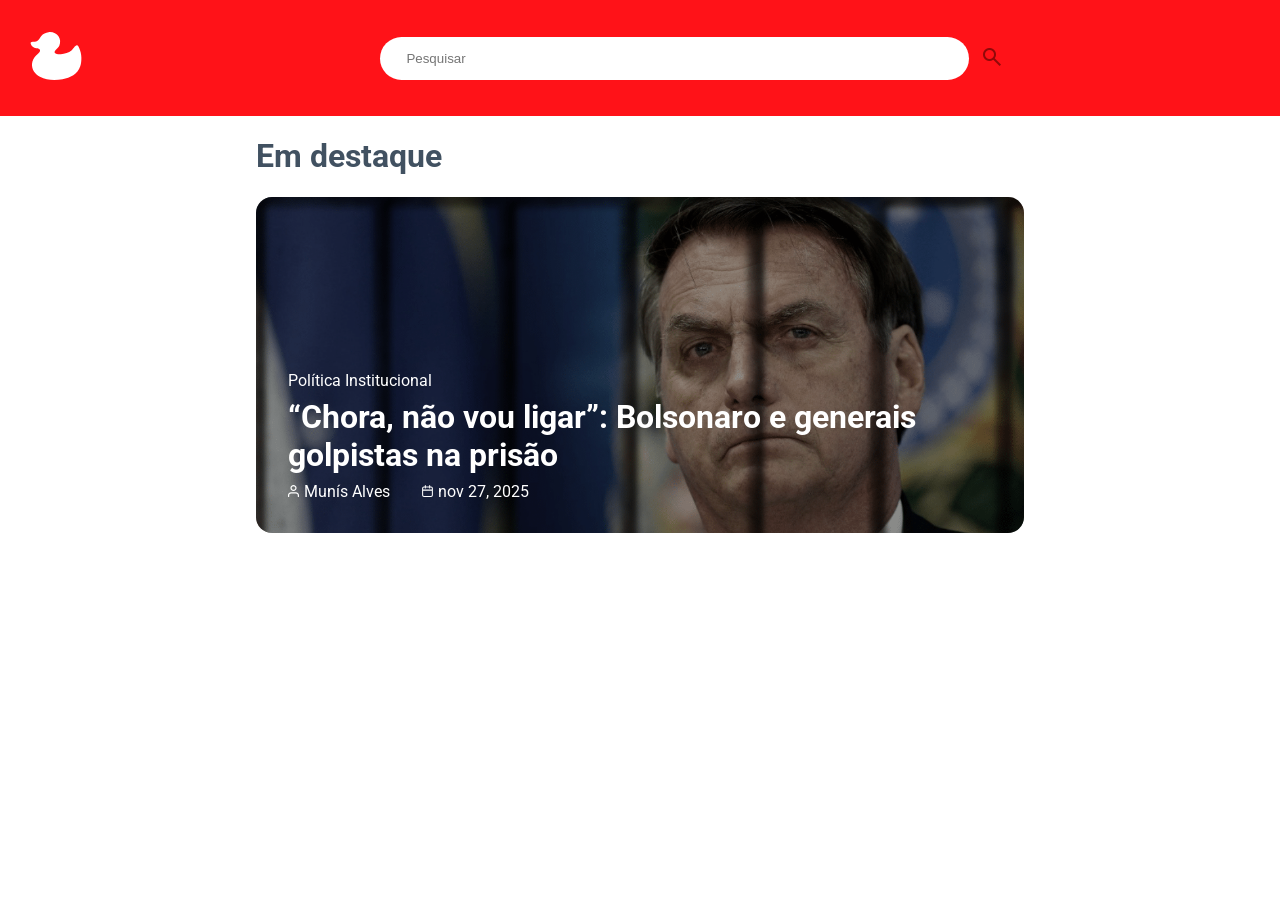
<file: index.html>
<!DOCTYPE html>
<html lang="pt-BR">
<head>
    <meta charset="UTF-8">
    <meta name="viewport" content="width=device-width, initial-scale=1.0">
    <meta property="og:locale" content="pt_BR">
	<meta property="og:type" content="article">
    <meta property="og:site_name" content="Patos à Esquerda">
    <meta property="article:publisher" content="https://www.facebook.com/Patos-%c3%a0-Esquerda-102061168436170/">
    <meta name="author" content="Patos à Esquerda">
	<meta property="og:title" content="Patos à Esquerda">
	<meta property="og:description" content="O Patos à Esquerda nasceu da iniciativa de um grupo de trabalhadores e trabalhadoras de diferentes áreas, alguns com militância prévia no amplo espectro da esquerda local que se formou após as &quot;Jornadas de Junho&quot; de 2013. Individual ou coletivamente, estivemos presentes no &quot;Ocupa Guiomar&quot; e no &quot;Ocupa M.B.&quot;, em 2016, nas mobilizações pela paralisação nacional, em 2017, no #Elenão, em 2018, e, mais recentemente, no Ato Político-Cultural &quot;Aliança por qual Brasil?&quot;, em 2020. A partir da participação nestas movimentações, fortaleceu-se a ideia de que as mudanças que almejamos demandavam um órgão periódico por meio do qual pudéssemos nos articular internamente e fazer a ponte com o restante da população trabalhadora.">
    <meta property="og:url" content="https://patos-a-esquerda.github.io">
    <meta property="og:logo" content="https://patos-a-esquerda.github.io/res/img/og-img.jpg">
	<meta property="og:image" content="https://patos-a-esquerda.github.io/res/img/og-img.jpg">
	<meta property="og:image:width" content="840">
	<meta property="og:image:height" content="441">
	<meta property="og:image:type" content="image/jpg">
    <meta property="og:updated_time" content="1769453113">

    <!-- favicon -->
    <link rel="shortcut icon" href="res/img/favicon.webp" type="image/x-icon">
    <!-- import -->
    <link rel="stylesheet" href="res/css/search-form.css">
    <link rel="stylesheet" href="res/css/featured.css">
    <!-- icons google -->
    <link rel="stylesheet" href="https://fonts.googleapis.com/css2?family=Material+Symbols+Outlined:opsz,wght,FILL,GRAD@20..48,100..700,0..1,-50..200&icon_names=search" />

    <title>Patos à Esquerda</title>
</head>
<body>
    <section id="search-section">
        <a href="/"><img class="pae-logo" src="res/img/pae-logo.svg"></a>
        <div>
            <input type="text" placeholder="Pesquisar">
            <button><span class="material-symbols-outlined">search</span></button>
        </div>
    </section>

    <main>
        <!-- Conteúdo de destaque -->
        <h1>Em destaque</h1>
        <section id="featured-section"></section>
    </main>

    <script src="res/js-meta/authorsMetadata.js"></script>
    <script src="res/js-meta/categoriesMetadata.js"></script>
    <script src="res/js-meta/pagesMetadata.js"></script>
    <script src="res/js/featuredContent.js"></script>
    <script src="res/js/searchForm.js"></script>
</body>
</html>
</file>
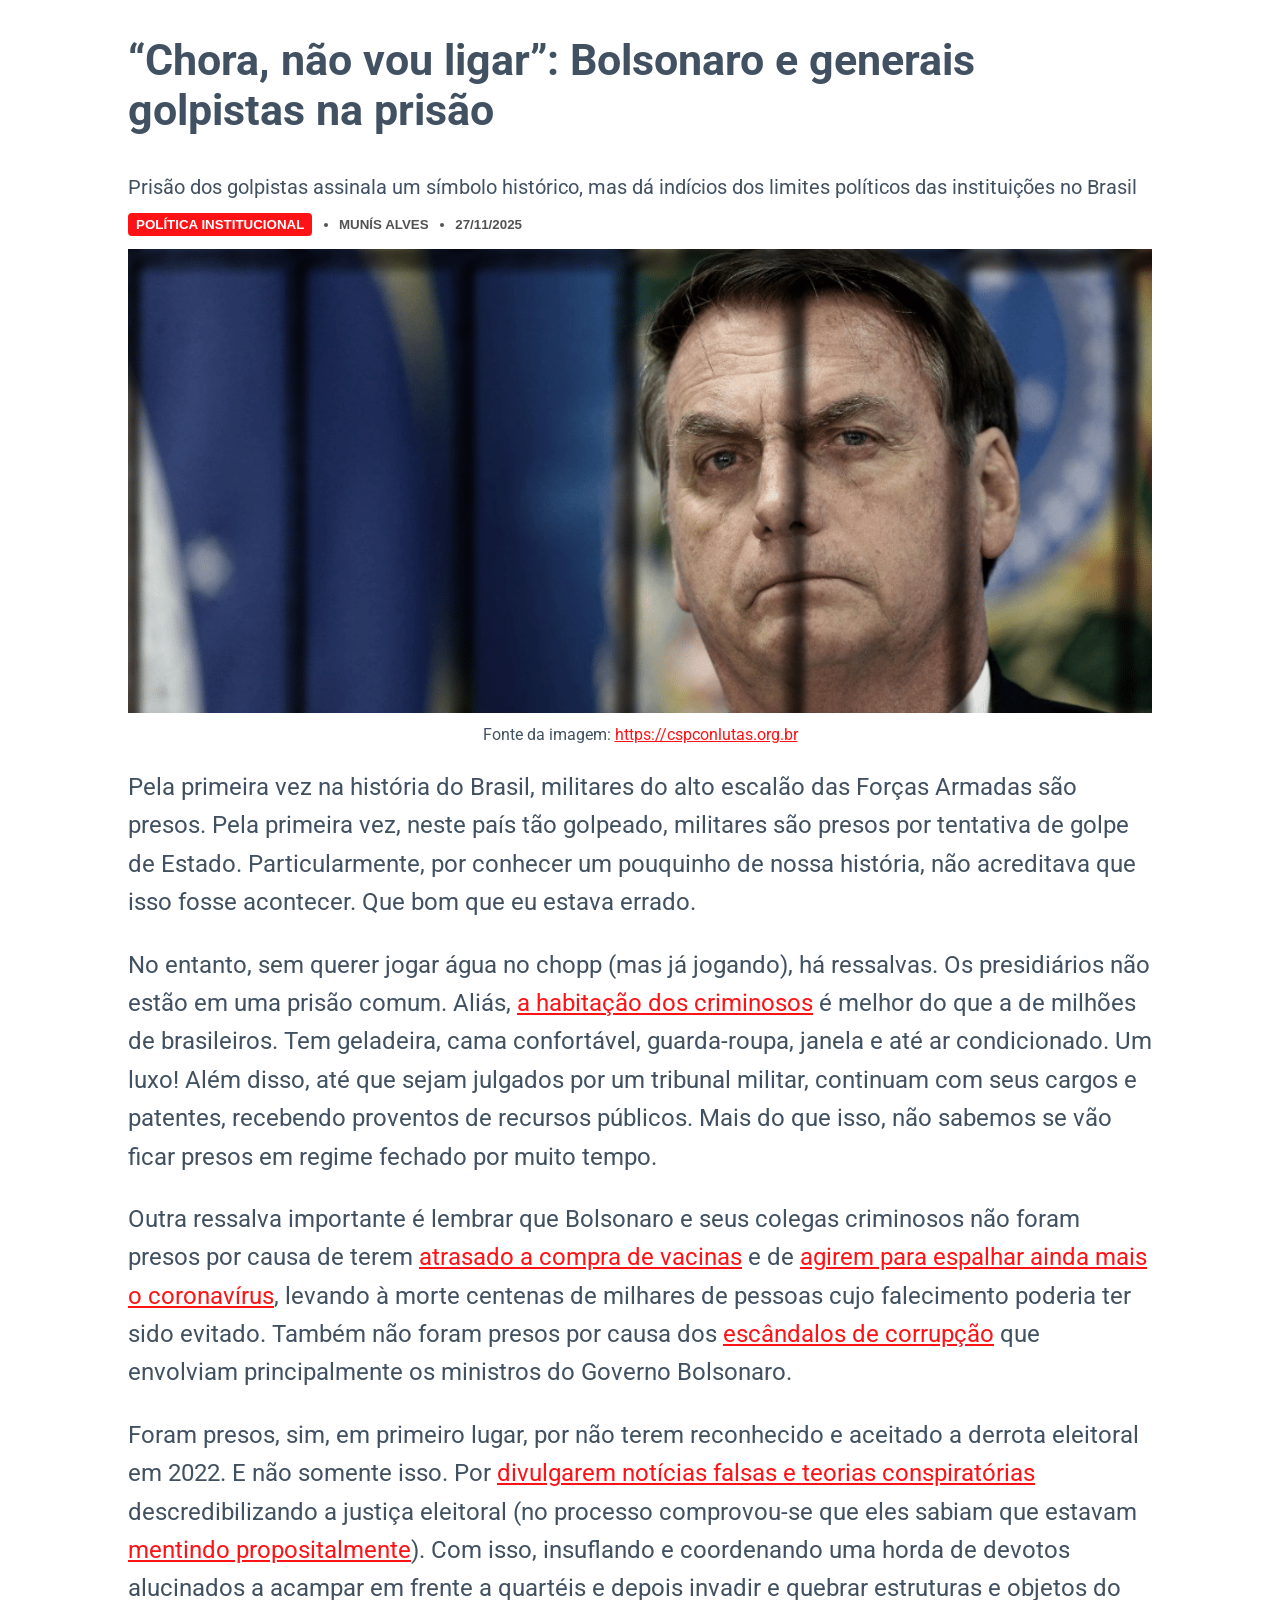
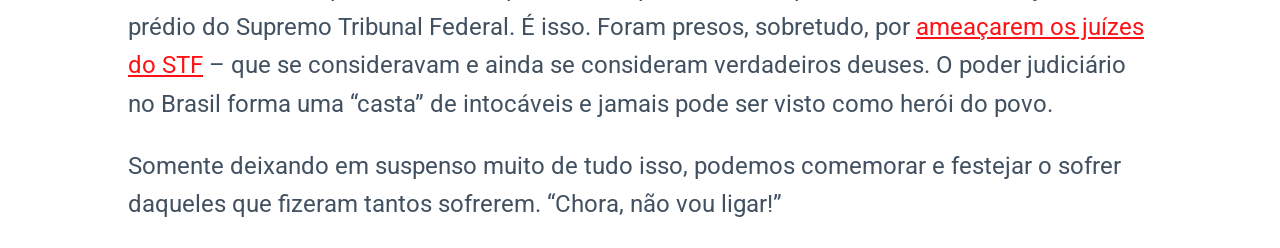
<file: chora-nao-vou-ligar-bolsonaro-e-generais-golpistas-na-prisao/index.html>
<!DOCTYPE html>
<html lang="pt-BR">
<head>
    <!-- meta -->
    <meta charset="UTF-8">
    <meta name="viewport" content="width=device-width, initial-scale=1.0">

    <meta property="og:locale" content="pt_BR">
	<meta property="og:type" content="article">
    <meta property="og:site_name" content="Patos à Esquerda">
    <meta property="article:publisher" content="https://www.facebook.com/Patos-%c3%a0-Esquerda-102061168436170/">
    <meta property="og:url" content="https://patos-a-esquerda.github.io">
    <meta property="og:logo" content="https://patos-a-esquerda.github.io/res/img/og-img.jpg">

    <!-- favicon -->
    <link rel="shortcut icon" href="../res/img/favicon.webp" type="image/x-icon">
    
    <!-- inserir autor do texto (veja como está no arquivo res/js/authorsMetada.js)-->
    <meta name="author" content="Munís Alves">
    
    <!-- inserir título para OG -->
	<meta property="og:title" content="&quot;Chora, não vou ligar&quot;: Bolsonaro e generais golpistas na prisão - Patos à Esquerda">

    <!-- inserir lead para OG -->
	<meta property="og:description" content="Prisão dos golpistas assinala um símbolo histórico, mas dá indícios dos limites políticos das instituições no Brasil">

    <!-- inserir url da imagem thumb para OG (usar PNG, preferencialmente) -->
	<meta property="og:image" content="https://patos-a-esquerda.github.io/chora-nao-vou-ligar-bolsonaro-e-generais-golpistas-na-prisao/attachment/thumb.png">

    <!-- inserir largura e altura, respectivamente da imagem thumb para OG -->
	<meta property="og:image:width" content="1170">
	<meta property="og:image:height" content="530">

    <!-- inserir formato da imagem thumb para OG -->
	<meta property="og:image:type" content="image/png">

    <!-- atualizar este valor ex. int(time.time()) em python -->
    <meta property="og:updated_time" content="1769453113">

    <!-- insira autor (data1) e tempo de leitura (data2) para publicação no twitter -->
	<meta name="twitter:card" content="summary_large_image">
	<meta name="twitter:label1" content="Escrito por">
	<meta name="twitter:data1" content="Munís Alves">
	<meta name="twitter:label2" content="Est. tempo de leitura">
	<meta name="twitter:data2" content="3 minutos">

    <!-- imports -->
    <link rel="stylesheet" href="../res/css/main.css">
    <link rel="stylesheet" href="../res/css/article.css">
    <script src="../res/js-meta/authorsMetadata.js"></script>
    <script src="../res/js-meta/categoriesMetadata.js"></script>
    <script src="../res/js-meta/pagesMetadata.js"></script>
    <script src="../res/js/pages.js"></script>

    <!-- insira aqui o título do artigo -->
    <title>“Chora, não vou ligar”: Bolsonaro e generais golpistas na prisão</title>
</head>
<body>
    <article id="chora-nao-vou-ligar-bolsonaro-e-generais-golpistas-na-prisao">
        <header>
            <h1>“Chora, não vou ligar”: Bolsonaro e generais golpistas na prisão</h1>

            <p>Prisão dos golpistas assinala um símbolo histórico, mas dá indícios dos limites políticos das instituições no Brasil</p>

            <!-- imagem de destaque -->
            <figure>
                <img src="attachment/thumb.png">
                <figcaption>Fonte da imagem: <a href="https://cspconlutas.org.br" target="_blank">https://cspconlutas.org.br</a></figcaption>
            </figure>
        </header>

        <!-- corpo do artigo -->
        <p>Pela primeira vez na história do Brasil, militares do alto escalão das Forças Armadas são presos. Pela primeira vez, neste país tão golpeado, militares são presos por tentativa de golpe de Estado. Particularmente, por conhecer um pouquinho de nossa história, não acreditava que isso fosse acontecer. Que bom que eu estava errado.</p>
        <p>No entanto, sem querer jogar água no chopp (mas já jogando), há ressalvas. Os presidiários não estão em uma prisão comum. Aliás, <a href="https://www.metropoles.com/brasil/cela-bolsonaro-pena-atos-golpistas" target="_blank">a habitação dos criminosos</a> é melhor do que a de milhões de brasileiros. Tem geladeira, cama confortável, guarda-roupa, janela e até ar condicionado. Um luxo! Além disso, até que sejam julgados por um tribunal militar, continuam com seus cargos e patentes, recebendo proventos de recursos públicos. Mais do que isso, não sabemos se vão ficar presos em regime fechado por muito tempo.</p>

        <p>Outra ressalva importante é lembrar que Bolsonaro e seus colegas criminosos não foram presos por causa de terem <a href="https://www.bbc.com/portuguese/brasil-57286762" target="_blank">atrasado a compra de vacinas</a> e de <a href="https://www.nexojornal.com.br/podcast/2021/04/15/as-evidencias-de-que-bolsonaro-agiu-para-espalhar-a-covid" target="_blank">agirem para espalhar ainda mais o coronavírus</a>, levando à morte centenas de milhares de pessoas cujo falecimento poderia ter sido evitado. Também não foram presos por causa dos <a href="https://noticias.uol.com.br/ultimas-noticias/agencia-estado/2022/06/22/governo-bolsonaro-acumula-escandalos-de-corrupcao-confira-os-principais.htm" target="_blank">escândalos de corrupção</a> que envolviam principalmente os ministros do Governo Bolsonaro.</p>

        <p>Foram presos, sim, em primeiro lugar, por não terem reconhecido e aceitado a derrota eleitoral em 2022. E não somente isso. Por <a href="https://oglobo.globo.com/politica/noticia/2025/02/19/aliados-de-bolsonaro-divulgaram-live-com-fake-news-sobre-as-urnas-para-incentivar-atos-nos-quarteis-diz-pgr.ghtml" target="_blank">divulgarem notícias falsas e teorias conspiratórias</a> descredibilizando a justiça eleitoral (no processo comprovou-se que eles sabiam que estavam <a href="https://valor.globo.com/politica/noticia/2025/02/18/bolsonaro-e-aliados-sabiam-no-haver-fraude-nas-urnas-eletrnicas-em-2022-diz-denncia-da-pgr.ghtml" target="_blank">mentindo propositalmente</a>). Com isso, insuflando e coordenando uma horda de devotos alucinados a acampar em frente a quartéis e depois invadir e quebrar estruturas e objetos do prédio do Supremo Tribunal Federal. É isso. Foram presos, sobretudo, por <a href="https://g1.globo.com/politica/noticia/2021/09/07/bolsonaro-faz-ameaca-golpista-ao-supremo-em-discurso-para-apoiadores-em-brasilia.ghtml"  target="_blank">ameaçarem os juízes do STF</a> – que se consideravam e ainda se consideram verdadeiros deuses. O poder judiciário no Brasil forma uma “casta” de intocáveis e jamais pode ser visto como herói do povo.</p>

        <p>Somente deixando em suspenso muito de tudo isso, podemos comemorar e festejar o sofrer daqueles que fizeram tantos sofrerem. “Chora, não vou ligar!”</p>
    </article>
</body>
</html>
</file>
<file: res/css/search-form.css>
@import url(main.css);

#search-section {
    display: flex;
    background-color: var(--search-bg-color);
    width: 100%;
    padding: 1em;
}

.pae-logo {
    width: 5em;
}

#search-section div {
    display: flex;
    justify-content: space-evenly;
    width: 50%;
    margin: auto;
}

#search-section div input {
    border-radius: 24px;
    width: 92%;
    box-sizing: border-box;
    padding: 0 2em;
    border: 1px solid var(--search-border-bar-color);
}

#search-section div button {
    border: none;
    background: none;
    color: var(--search-button-color);
    text-decoration: none;
    padding: 8px;
    box-sizing: border-box;
    cursor: pointer;
}

#search-section div button:active {
    color: var(--search-button-active-color);
}
</file>
<file: res/css/featured.css>
#featured-section {
    display: flex;
    margin: 16px auto;
    flex-wrap: wrap;
    gap: 16px 2%;
}

.ft-card {
    border-radius: 16px;
    overflow: hidden;
    cursor: pointer;
}

.ft-card img {
    display: block;
    width: 100%;
    aspect-ratio: 16 / 7;
    object-fit: cover;
    transition: transform 0.1s ease-in;
}

.ft-card:hover img {
    transform: rotate(5deg) scale(1.2);
}

.ft-card:first-child {
    flex: 0 0 100%;
    width: 100%;
}

.ft-card:not(:first-child) {
    width: 49%;
    box-sizing: border-box;
}

/* positions */

.ft-card {
    position: relative;
}

.ft-area {
    position: absolute;
    top: 0;
    width: 100%;
    height: 100%;
    background-color: rgba(0, 0, 0, 0.4);
}

.ft-info {
    display: flex;
    flex-direction: column;
    gap: 8px;
    position: absolute;
    bottom: 0;
    padding: 2em;
    color: white;
}

.ft-card .ft-title {
    font-weight: bold;
    font-size: 2em;
}

.ft-card:not(:first-child) .ft-title {
    font-size: 1.3em;
}

.ft-info ul {
    display: flex;
    gap: 32px;
    list-style: none;
    padding: 0;
    margin: 0;
}

.ft-info .ft-author {
    padding-left: 1em;
    background: url(../icons/author-icon.svg) no-repeat left center;
    background-size: 0.7em;
}

.ft-info .ft-ts {
    padding-left: 1em;
    background: url(../icons/timestamp-icon.svg) no-repeat left center;
    background-size: 0.7em;
}
</file>
<file: res/css/main.css>
@import url('https://fonts.googleapis.com/css2?family=Roboto:ital,wght@0,100..900;1,100..900&display=swap');

:root {
    /* main font: roboto */
    font-family: "Roboto", sans-serif;
    font-optical-sizing: auto;
    font-style: normal;
    font-variation-settings: "wdth" 100;
    /* vars */
    --search-bg-color: #ff1218;
    --search-button-color: #900909;
    --search-button-active-color: #c51f1f;
    --page-background-color: #2C3E50E6;
    --hyperlink-color: #ff1216;
    --hyperlink-color-hover: #e11212;
}

body {
    margin: 0;
    color: var(--page-background-color);
}

main {
    width: 60%;
    margin: auto;
}

a {
    color: var(--hyperlink-color);
}

a:hover {
    color: var(--hyperlink-color-hover);
}
</file>
<file: res/css/article.css>
@import url(main.css);

article {
    width: 50%;
    margin: auto;
}

article h1 {
    font-size: 32pt;
}

article p {
    font-size: 18pt;
    line-height: 1.6;
}

/* imagens */
article figure {
    margin: 0;
    text-align: center;
}

article figure img {
    width: 100%;
    padding: 0;
}

article figure figcaption {
    margin-top: 0.5em;
}

/* listagem de categoria, autoria e data de publicação do texto */
.article-classification {
    display: flex;
    flex-direction: row;
    justify-content: left;
    align-items: center;
    flex-wrap: wrap;
    padding: 0;
    font-family: sans-serif;
    font-weight: bold;
    font-size: 10pt;
    text-transform: uppercase;
}

.article-classification li {
    list-style: none;
    color: #535353;
    margin-top: 0.5em;
}

.article-classification li:not(:first-child) {
    list-style: disc;
    margin-left: 2em;
}

.article-classification .category {
    background-color: #ff1216;
    border-radius: 4px;
    color: white;
    padding: 4px 8px;
}

.article-classification li a, 
.article-classification li a:hover {
    text-decoration: none;
    color: inherit;
}

/* texto do lead */
article header p {
    text-indent: 0;
    font-size: 15pt;
    margin-bottom: -0.5em;
}

/* responsividade */
@media (max-width: 1280px) {
    article {
        width: 80%;
    }
}

@media (max-width: 768px) {
    article {
        width: 95%;
    }
}
</file>
